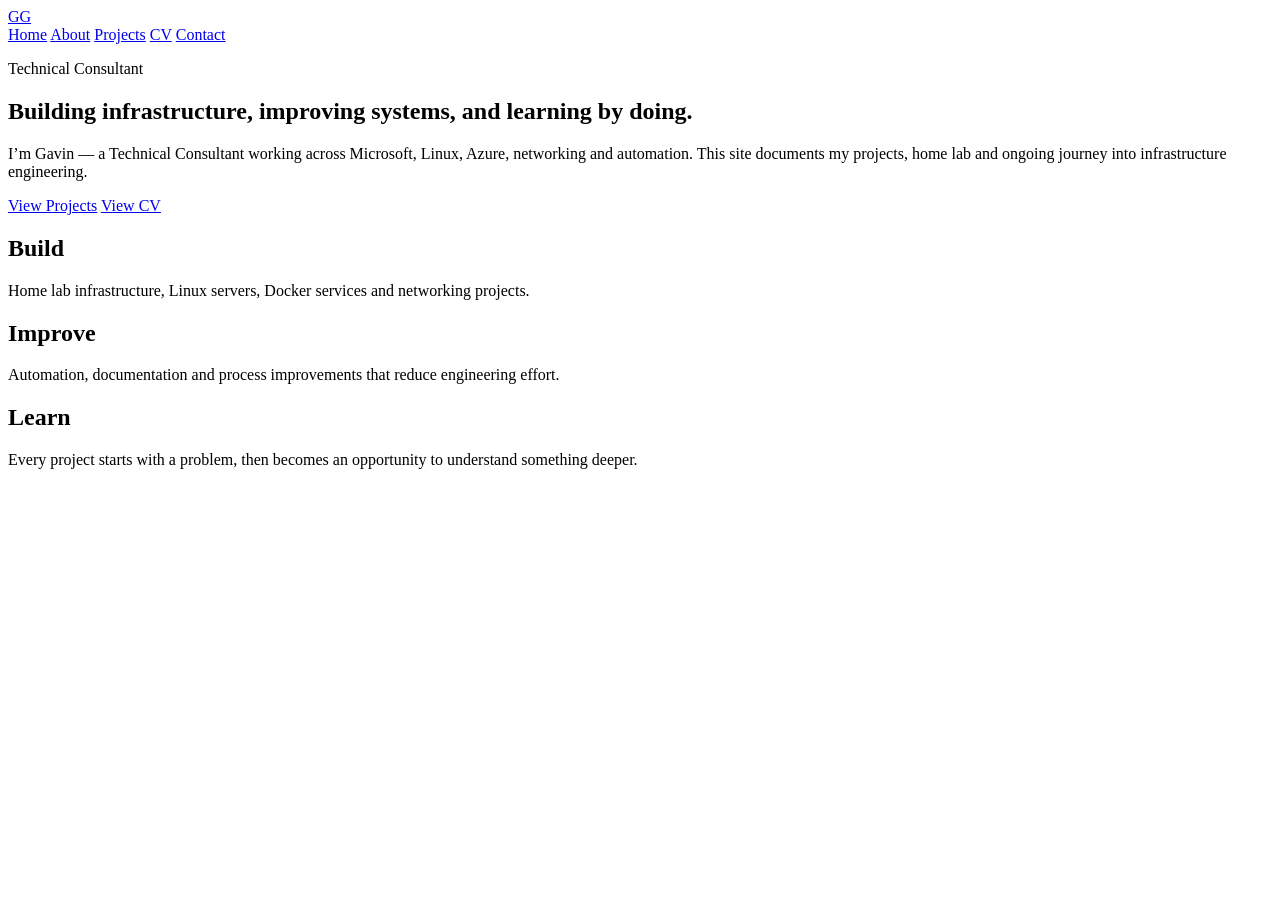
<file: index.html>
<!DOCTYPE html>
<html lang="en">
<head>
  <meta charset="UTF-8" />
  <meta name="viewport" content="width=device-width, initial-scale=1.0" />
  <title>Gavin Gillespie | Technical Consultant</title>
  <link rel="stylesheet" href="file:///C:/Git-Repo/gavingillespie-website/gavingillespie-website/assets/css/style.css" />
</head>
<body>
  <header class="site-header">
    <nav class="nav">
      <a class="logo" href="index.html">GG</a>
      <div class="nav-links">
        <a href="index.html">Home</a>
        <a href="pages/about.html">About</a>
        <a href="pages/projects.html">Projects</a>
        <a href="pages/cv.html">CV</a>
        <a href="pages/contact.html">Contact</a>
      </div>
    </nav>
  </header>

  <main>
    <section class="hero">
      <p class="eyebrow">Technical Consultant</p>
      <h1>Building infrastructure, improving systems, and learning by doing.</h1>
      <p class="hero-text">
        I’m Gavin — a Technical Consultant working across Microsoft, Linux, Azure,
        networking and automation. This site documents my projects, home lab and
        ongoing journey into infrastructure engineering.
      </p>
      <div class="hero-actions">
        <a class="button primary" href="pages/projects.html">View Projects</a>
        <a class="button secondary" href="pages/cv.html">View CV</a>
      </div>
    </section>

    <section class="cards">
      <article class="card">
        <h2>Build</h2>
        <p>Home lab infrastructure, Linux servers, Docker services and networking projects.</p>
      </article>

      <article class="card">
        <h2>Improve</h2>
        <p>Automation, documentation and process improvements that reduce engineering effort.</p>
      </article>

      <article class="card">
        <h2>Learn</h2>
        <p>Every project starts with a problem, then becomes an opportunity to understand something deeper.</p>
      </article>
    </section>
  </main>
</body>
</html>
</file>
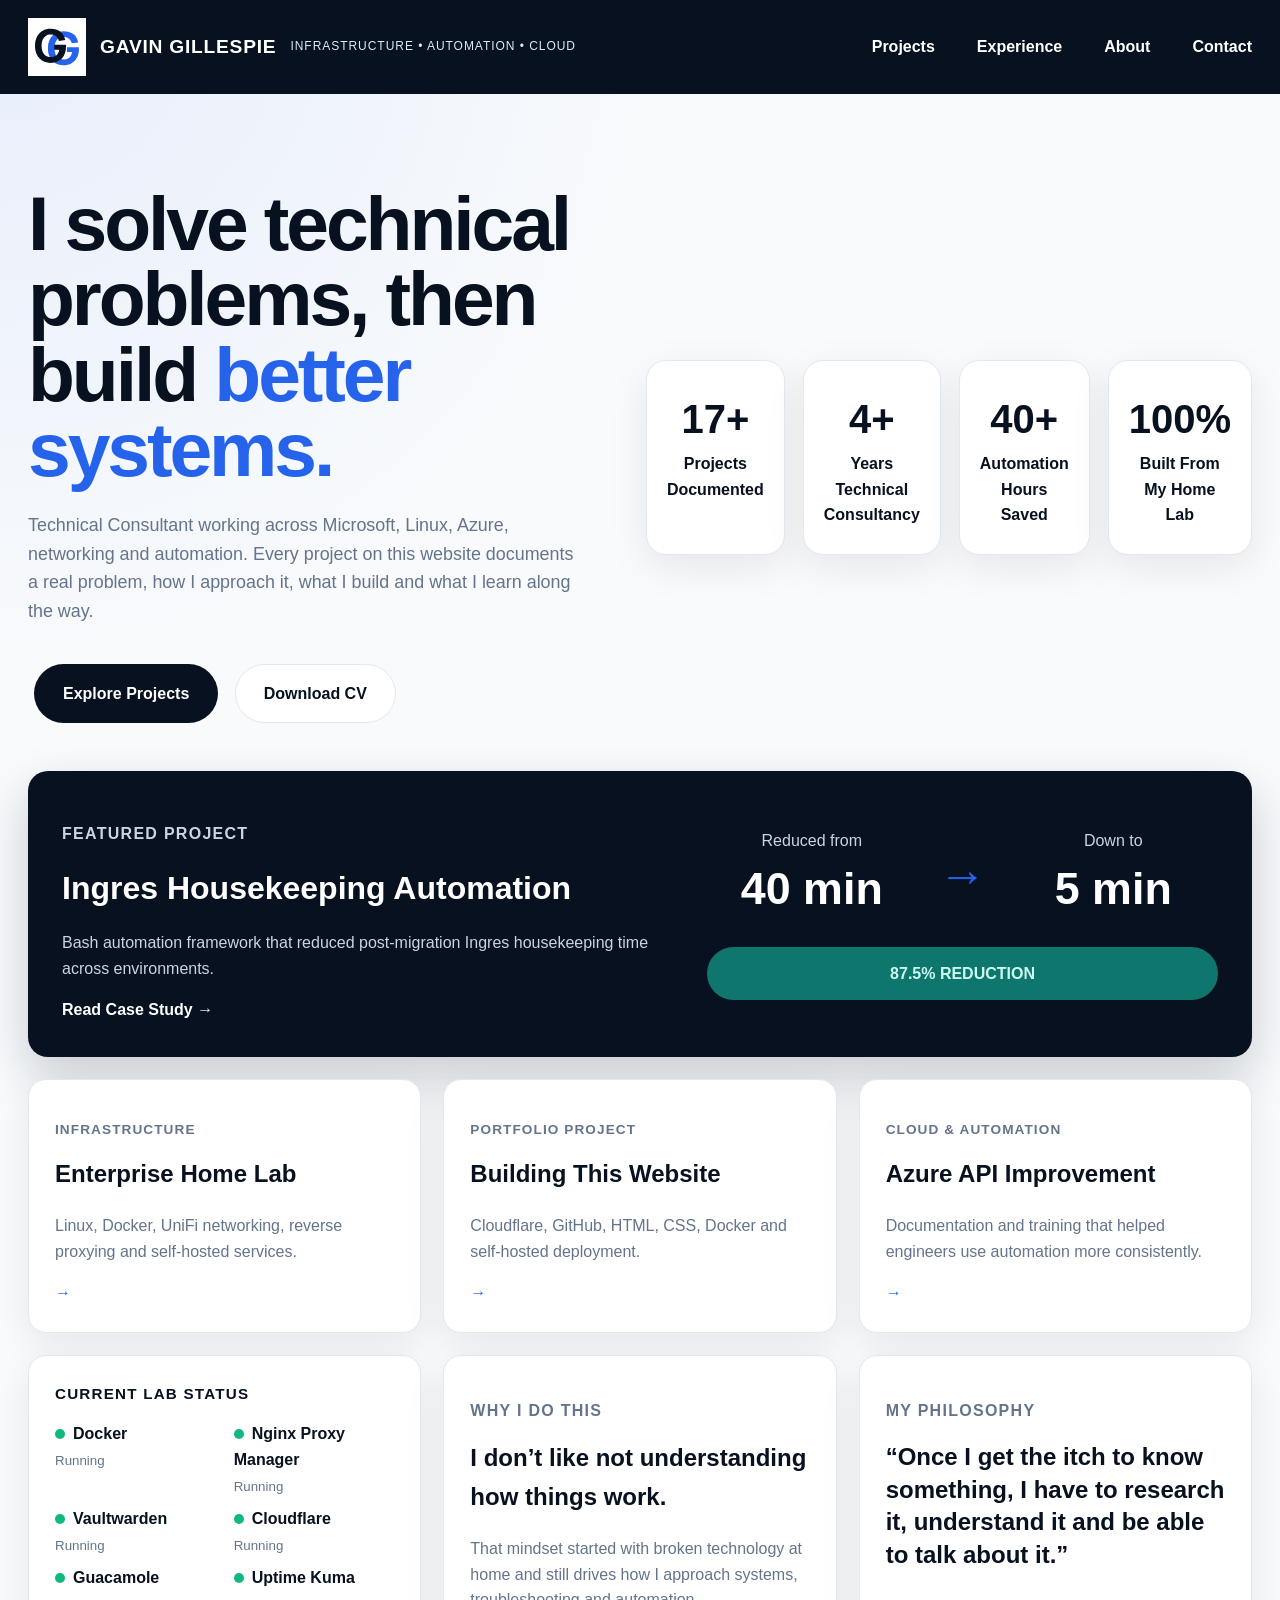
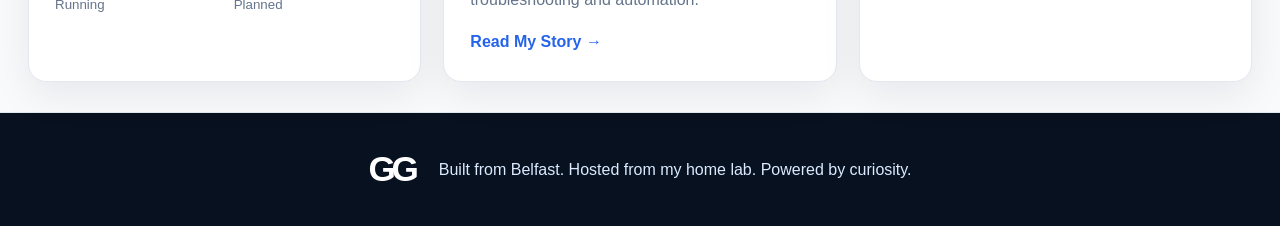
<file: gavingillespie-website/index.html>
<!DOCTYPE html>
<html lang="en">
<head>
  <meta charset="UTF-8" />
  <meta name="viewport" content="width=device-width, initial-scale=1.0" />
  <title>Gavin Gillespie | Infrastructure • Automation • Cloud</title>
  <link rel="stylesheet" href="assets/css/style.css" />
</head>
<body>
  <header class="topbar">
    <nav class="topnav">
      <a class="brand-lockup" href="index.html">
        <img class="site-logo" src="assets/branding/gg-icon.svg" alt="Gavin Gillespie logo">
          <strong>GAVIN GILLESPIE</strong>
          <small>INFRASTRUCTURE • AUTOMATION • CLOUD</small>
        </span>
      </a>

      <div class="nav-links">
        <a href="pages/projects.html">Projects</a>
        <a href="pages/cv.html">Experience</a>
        <a href="pages/about.html">About</a>
        <a href="pages/contact.html">Contact</a>
      </div>
    </nav>
  </header>

  <main class="home-shell">
    <section class="home-hero">
      <div class="hero-copy">
        <h1>I solve technical problems, then build <span>better systems.</span></h1>
        <p>
          Technical Consultant working across Microsoft, Linux, Azure, networking and automation.
          Every project on this website documents a real problem, how I approach it, what I build and what I learn along the way.
        </p>

        <div class="hero-actions">
          <a class="button primary" href="pages/projects.html">Explore Projects</a>
          <a class="button secondary" href="pages/cv.html">Download CV</a>
        </div>
      </div>

      <div class="stats-grid">
        <article><strong>17+</strong><span>Projects<br>Documented</span></article>
        <article><strong>4+</strong><span>Years Technical<br>Consultancy</span></article>
        <article><strong>40+</strong><span>Automation<br>Hours Saved</span></article>
        <article><strong>100%</strong><span>Built From<br>My Home Lab</span></article>
      </div>
    </section>

    <section class="feature-banner">
      <div>
        <p class="eyebrow">Featured Project</p>
        <h2>Ingres Housekeeping Automation</h2>
        <p>Bash automation framework that reduced post-migration Ingres housekeeping time across environments.</p>
        <a href="pages/projects.html">Read Case Study →</a>
      </div>

      <div class="metric-panel">
        <div><span>Reduced from</span><strong>40 min</strong></div>
        <div class="arrow">→</div>
        <div><span>Down to</span><strong>5 min</strong></div>
        <div class="reduction">87.5% REDUCTION</div>
      </div>
    </section>

    <section class="showcase-grid">
      <article class="showcase-card">
        <p class="project-tag">Infrastructure</p>
        <h2>Enterprise Home Lab</h2>
        <p>Linux, Docker, UniFi networking, reverse proxying and self-hosted services.</p>
        <a href="pages/projects.html">→</a>
      </article>

      <article class="showcase-card">
        <p class="project-tag">Portfolio Project</p>
        <h2>Building This Website</h2>
        <p>Cloudflare, GitHub, HTML, CSS, Docker and self-hosted deployment.</p>
        <a href="pages/project-website.html">→</a>
      </article>

      <article class="showcase-card">
        <p class="project-tag">Cloud & Automation</p>
        <h2>Azure API Improvement</h2>
        <p>Documentation and training that helped engineers use automation more consistently.</p>
        <a href="pages/projects.html">→</a>
      </article>
    </section>

    <section class="bottom-grid">
      <article class="status-card">
        <h3>Current Lab Status</h3>
        <div class="status-list">
          <p><span></span>Docker<br><small>Running</small></p>
          <p><span></span>Nginx Proxy Manager<br><small>Running</small></p>
          <p><span></span>Vaultwarden<br><small>Running</small></p>
          <p><span></span>Cloudflare<br><small>Running</small></p>
          <p><span></span>Guacamole<br><small>Running</small></p>
          <p><span></span>Uptime Kuma<br><small>Planned</small></p>
        </div>
      </article>

      <article class="belief-card">
        <p class="eyebrow">Why I Do This</p>
        <h2>I don’t like not understanding how things work.</h2>
        <p>That mindset started with broken technology at home and still drives how I approach systems, troubleshooting and automation.</p>
        <a href="pages/about.html">Read My Story →</a>
      </article>

      <article class="quote-panel">
        <p class="eyebrow">My Philosophy</p>
        <blockquote>
          “Once I get the itch to know something, I have to research it, understand it and be able to talk about it.”
        </blockquote>
      </article>
    </section>
  </main>

  <footer class="footer brand-footer">
    <span class="brand-mark">GG</span>
    <p>Built from Belfast. Hosted from my home lab. Powered by curiosity.</p>
  </footer>
</body>
</html>
</file>
<file: gavingillespie-website/assets/css/style.css>
:root {
  --navy: #07111f;
  --blue: #2563eb;
  --blue-light: #3b82f6;
  --background: #f8fafc;
  --surface: #ffffff;
  --text: #07111f;
  --text-secondary: #64748b;
  --border: #e2e8f0;
  --shadow: 0 12px 40px rgba(7, 17, 31, 0.08);
  --radius: 20px;
}

* {
  box-sizing: border-box;
}

body {
  margin: 0;
  font-family: Arial, Helvetica, sans-serif;
  background:
    radial-gradient(circle at top left, rgba(37, 99, 235, 0.08), transparent 30%),
    linear-gradient(var(--background), var(--background));
  color: var(--text);
  line-height: 1.6;
}

a {
  color: inherit;
}

.topbar {
  background: var(--navy);
  color: white;
}

.topnav {
  max-width: 1280px;
  margin: 0 auto;
  padding: 18px 28px;
  display: flex;
  justify-content: space-between;
  align-items: center;
}

.brand-lockup {
  display: flex;
  gap: 14px;
  align-items: center;
  color: white;
  text-decoration: none;
}

.brand-lockup strong {
  display: block;
  letter-spacing: 0.04em;
  font-size: 1.2rem;
}

.brand-lockup small {
  display: block;
  font-size: 0.75rem;
  letter-spacing: 0.08em;
  color: #dbeafe;
}

.brand-mark {
  font-size: 2.2rem;
  font-weight: 900;
  letter-spacing: -0.12em;
  color: white;
}

.site-logo {
  height: 62px;
  width: auto;
  display: block;
}

.topnav .nav-links {
  display: flex;
  gap: 42px;
  align-items: center;
}

.topnav .nav-links a {
  color: white;
  text-decoration: none;
  font-weight: 700;
  transition: color 0.25s ease;
}

.topnav .nav-links a:hover {
  color: var(--blue-light);
}

.home-shell,
.page-shell {
  max-width: 1280px;
  margin: 0 auto;
  padding: 42px 28px 0;
}

.home-hero {
  display: grid;
  grid-template-columns: 1.15fr 1fr;
  gap: 70px;
  align-items: center;
  padding: 50px 0 42px;
}

.hero-copy h1 {
  font-size: clamp(3rem, 6vw, 5.6rem);
  line-height: 0.98;
  letter-spacing: -0.04em;
  margin: 0 0 24px;
  color: var(--text);
}

.hero-copy h1 span {
  color: var(--blue);
}

.hero-copy p {
  max-width: 650px;
  color: var(--text-secondary);
  font-size: 1.12rem;
}

.hero-actions,
.project-actions {
  margin-top: 32px;
}

.button {
  display: inline-block;
  padding: 16px 28px;
  border-radius: 999px;
  text-decoration: none;
  font-weight: 800;
  margin: 6px;
  border: 1px solid transparent;
}

.primary {
  background: var(--navy);
  color: white;
}

.secondary {
  background: white;
  color: var(--navy);
  border-color: var(--border);
}

.stats-grid {
  display: grid;
  grid-template-columns: repeat(4, 1fr);
  gap: 18px;
}

.stats-grid article {
  text-align: center;
  background: var(--surface);
  border: 1px solid var(--border);
  border-radius: var(--radius);
  box-shadow: var(--shadow);
  padding: 26px 20px;
}

.stats-grid strong {
  display: block;
  font-size: 2.5rem;
  color: var(--text);
}

.stats-grid span {
  color: var(--navy);
  font-weight: 700;
}

.eyebrow,
.project-tag {
  color: var(--blue);
  font-weight: 800;
  letter-spacing: 0.08em;
  text-transform: uppercase;
}

.project-tag {
  font-size: 0.85rem;
}

.feature-banner,
.dark-feature {
  background: var(--navy);
  color: white;
  border-radius: var(--radius);
  padding: 34px;
  box-shadow: 0 20px 50px rgba(15, 23, 42, 0.2);
}

.feature-banner {
  display: grid;
  grid-template-columns: 1.2fr 1fr;
  gap: 32px;
  align-items: center;
}

.feature-banner h2 {
  font-size: 2rem;
  margin: 8px 0;
}

.feature-banner p,
.dark-feature p {
  color: #cbd5e1;
}

.feature-banner a {
  color: white;
  font-weight: 800;
  text-decoration: none;
}

.metric-panel {
  display: grid;
  grid-template-columns: 1fr auto 1fr;
  gap: 22px;
  align-items: center;
  text-align: center;
}

.metric-panel span {
  color: #cbd5e1;
}

.metric-panel strong {
  display: block;
  font-size: 2.8rem;
}

.arrow {
  color: var(--blue);
  font-size: 3rem;
}

.reduction {
  grid-column: 1 / -1;
  background: #0f766e;
  color: #ccfbf1;
  border-radius: 999px;
  padding: 14px;
  font-weight: 900;
}

.showcase-grid,
.bottom-grid,
.card-grid-2,
.card-grid-3,
.project-grid {
  display: grid;
  gap: 22px;
  margin-top: 22px;
}

.showcase-grid,
.bottom-grid,
.card-grid-3 {
  grid-template-columns: repeat(3, 1fr);
}

.card-grid-2,
.project-grid {
  grid-template-columns: repeat(2, 1fr);
}

.showcase-card,
.status-card,
.belief-card,
.quote-panel,
.content-card,
.project-card,
.card {
  background: var(--surface);
  border: 1px solid var(--border);
  border-radius: 18px;
  padding: 26px;
  box-shadow: var(--shadow);
}

.showcase-card h2,
.status-card h2,
.belief-card h2,
.quote-panel h2,
.content-card h2,
.project-card h2,
.card h2 {
  color: var(--text);
  margin-top: 0;
}

.showcase-card p,
.status-card p,
.belief-card p,
.quote-panel p,
.content-card p,
.content-card li,
.project-card p,
.card p {
  color: var(--text-secondary);
}

.showcase-card a,
.belief-card a,
.project-card a {
  color: var(--blue);
  font-weight: 800;
  text-decoration: none;
}

.status-card h3 {
  margin-top: 0;
  text-transform: uppercase;
  letter-spacing: 0.08em;
  font-size: 0.95rem;
}

.status-list {
  display: grid;
  grid-template-columns: 1fr 1fr;
  gap: 8px 18px;
}

.status-list p {
  margin: 0;
  font-weight: 800;
  color: var(--text);
}

.status-list small {
  color: var(--text-secondary);
  font-weight: 400;
}

.status-list span {
  display: inline-block;
  width: 10px;
  height: 10px;
  background: #10b981;
  border-radius: 50%;
  margin-right: 8px;
}

.quote-card {
  max-width: 1100px;
  margin: 24px auto;
  padding: 0 24px;
}

.quote-card blockquote,
.quote-panel blockquote {
  color: var(--text);
  font-weight: 800;
  line-height: 1.35;
  margin: 18px 0 0;
}

.quote-card blockquote {
  background: var(--surface);
  border-left: 5px solid var(--blue);
  border-radius: 18px;
  padding: 30px;
  font-size: 1.35rem;
  box-shadow: var(--shadow);
}

.quote-panel blockquote {
  font-size: 1.5rem;
}

.page-title {
  padding: 45px 0 30px;
}

.page-title h1 {
  font-size: clamp(3rem, 6vw, 5rem);
  line-height: 0.98;
  color: var(--text);
  margin: 10px 0 18px;
}

.page-title p {
  max-width: 760px;
  color: var(--text-secondary);
  font-size: 1.12rem;
}

.full-width {
  max-width: 1100px;
  margin: 0 auto;
  padding: 24px;
}

.two-column {
  max-width: 1100px;
  margin: 0 auto;
  padding: 24px;
  display: grid;
  grid-template-columns: 1fr 1fr;
  gap: 28px;
}

.project-meta {
  display: flex;
  flex-wrap: wrap;
  gap: 10px;
  margin-bottom: 24px;
}

.project-meta span {
  background: #e0edff;
  color: var(--navy);
  border: 1px solid #bfdbfe;
  border-radius: 999px;
  padding: 8px 12px;
  font-size: 0.85rem;
  font-weight: 800;
}

.diagram-card {
  max-width: 1100px;
  margin: 24px auto;
  padding: 16px;
  background: white;
  border: 1px solid var(--border);
  border-radius: 18px;
  box-shadow: var(--shadow);
}

.diagram-card img {
  width: 100%;
  display: block;
  border-radius: 12px;
}

.footer {
  border-top: 1px solid var(--border);
  padding: 28px 24px;
  text-align: center;
  color: var(--text-secondary);
}

.brand-footer {
  margin-top: 30px;
  background: var(--navy);
  color: white;
  display: flex;
  gap: 24px;
  justify-content: center;
  align-items: center;
}

.brand-footer p {
  color: #dbeafe;
}

@media (max-width: 900px) {
  .topnav {
    flex-direction: column;
    gap: 18px;
  }

  .topnav .nav-links {
    gap: 20px;
    flex-wrap: wrap;
    justify-content: center;
  }

  .site-logo {
    height: 52px;
  }

  .home-hero,
  .feature-banner,
  .showcase-grid,
  .bottom-grid,
  .card-grid-2,
  .card-grid-3,
  .project-grid,
  .two-column {
    grid-template-columns: 1fr;
  }

  .stats-grid {
    grid-template-columns: repeat(2, 1fr);
  }
}

.tech-stack-wrap {
  max-width: 1100px;
  margin: 18px auto 34px;
  padding: 0 24px;
}

.tech-stack {
  display: flex;
  flex-wrap: wrap;
  justify-content: center;
  gap: 14px;
}

.tech-pill {
  display: inline-flex;
  align-items: center;
  gap: 10px;
  background: #eef6ff;
  border: 1px solid #bfdbfe;
  color: var(--text);
  border-radius: 999px;
  padding: 11px 18px;
  font-weight: 800;
  line-height: 1;
  box-shadow: 0 8px 22px rgba(37, 99, 235, 0.08);
}

.tech-pill img {
  width: 22px;
  height: 22px;
  display: block;
  flex-shrink: 0;
}

.card-grid-2 + .dark-feature,
.card-grid-3 + .dark-feature {
  margin-top: 40px;
}

.site-logo {
  width: 58px;
  height: 58px;
  display: block;
}
</file>
